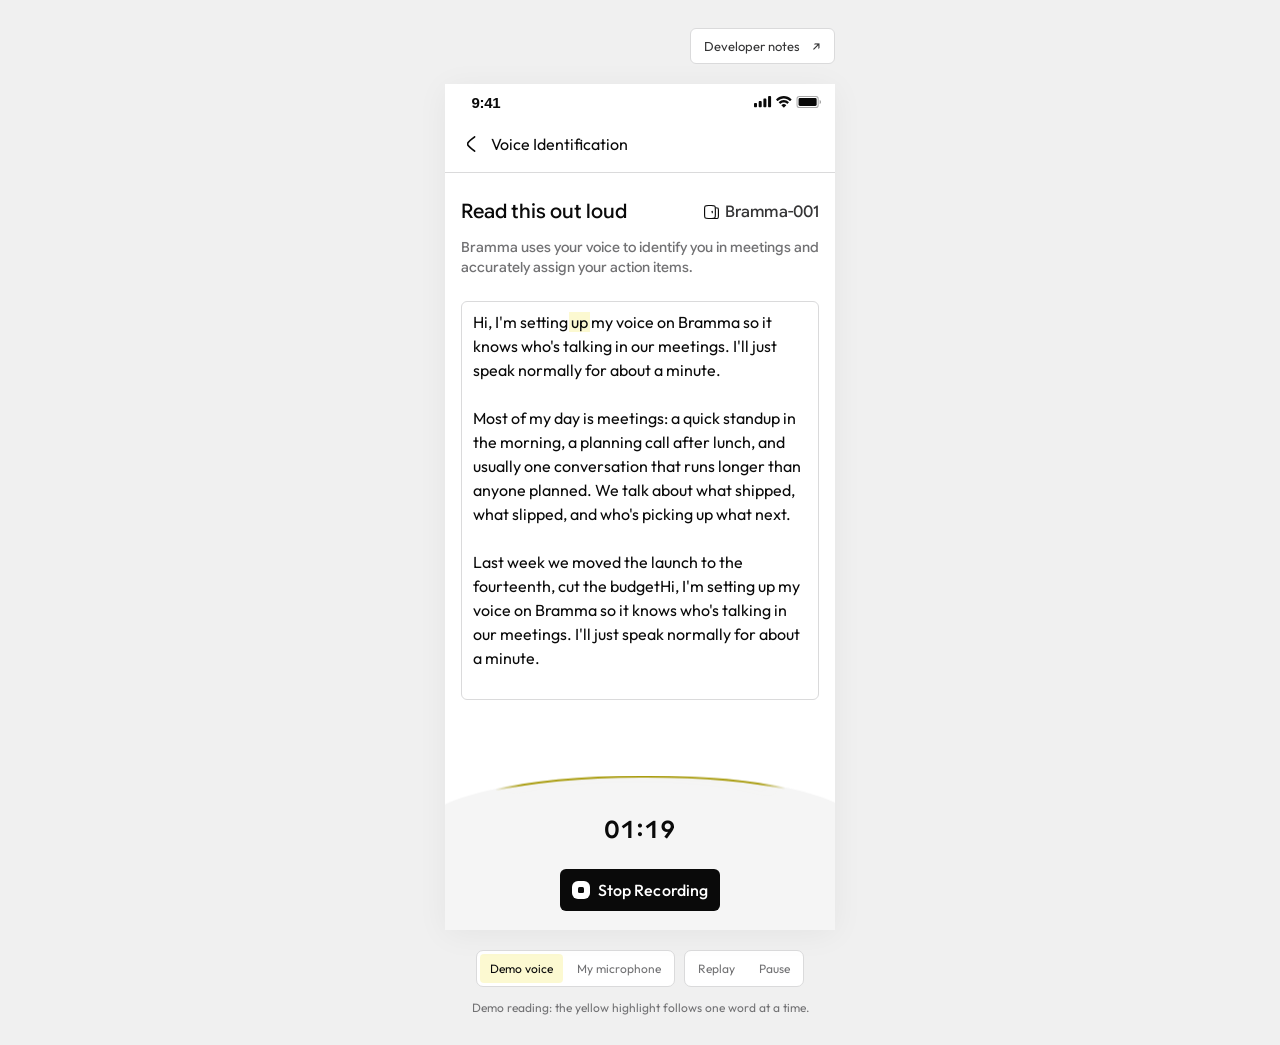
<file: index.html>
<!doctype html>
<html lang="en">
<head>
<meta charset="utf-8"><meta name="viewport" content="width=device-width,initial-scale=1">
<title>Bramma · Voice motion demo</title>
<link rel="stylesheet" href="style.css">
</head>
<body>
<main class="studio">
  <div class="notes-bar"><button id="openNotes" class="notes-button" aria-haspopup="dialog">Developer notes <span aria-hidden="true">↗</span></button></div>
  <aside class="direction" aria-label="Demo controls">
    <div class="controls">
      <div class="segmented"><button id="demo" class="selected">Demo voice</button><button id="mic" title="Speech recognition may use the browser's online service">My microphone</button></div>
      <div class="transport"><button id="replay">Replay</button><button id="pause">Pause</button></div>
      <p id="inputNote">Demo reading: the yellow highlight follows one word at a time.</p>
    </div>
  </aside>
  <section class="preview" aria-label="Mobile animation preview">
    <div class="phone-wrap"><div class="phone">
      <div class="status"><b>9:41</b><img src="assets/status.svg" alt="Signal, Wi-Fi and battery"></div>
      <header><button class="back" aria-label="Restart preview"><img src="assets/back.svg" alt=""></button><span>Voice Identification</span></header>
      <div class="content"><div class="heading"><h2>Read this out loud</h2><span><img src="assets/room.svg" alt=""> Bramma-001</span></div>
        <p class="description">Bramma uses your voice to identify you in meetings and accurately assign your action items.</p>
        <div class="script" id="script"><p>Hi, I'm setting up my voice on Bramma so it knows who's talking in our meetings. I'll just speak normally for about a minute.</p><p>Most of my day is meetings: a quick standup in the morning, a planning call after lunch, and usually one conversation that runs longer than anyone planned. We talk about what shipped, what slipped, and who's picking up what next.</p><p>Last week we moved the launch to the fourteenth, cut the budgetHi, I'm setting up my voice on Bramma so it knows who's talking in our meetings. I'll just speak normally for about a minute.</p><p>Most of my day is meetings: a quick standup in the morning, a planning call after lunch, and usually one conversation that runs longer than anyone planned. We talk about what shipped, what slipped, and who's picking up what next.</p></div>
      </div>
      <div class="recording-surface" aria-hidden="true"><img class="curve base" src="assets/base.svg" alt=""><img class="curve glow" src="assets/glow.svg" alt=""><img class="curve edge" src="assets/edge-long.svg" alt=""></div>
      <div class="recording-controls"><div class="listen-label" id="listenLabel">Ready when you are</div><div id="timer">01:20</div><button id="record"><span class="stop-icon"><img src="assets/stop.svg" alt=""></span><span id="recordText">Start Recording</span></button></div>
      <div class="success" id="success"><div class="check">✓</div><h2>Your voice is ready</h2><p>Bramma can now recognize you<br>in your meetings.</p><button id="again">Replay demo</button><small>Demo completion</small></div>
    </div></div>
    <div class="preview-caption"><span class="live-dot"></span><span id="caption">READY · GENTLE BREATH</span><span>390 × 846</span></div>
  </section>
</main>
<dialog id="developerNotes" class="notes-dialog" aria-labelledby="notesTitle">
  <div class="notes-header"><div><p class="notes-kicker">BRAMMA / ANIMATION HANDOFF</p><h2 id="notesTitle">Developer notes</h2></div><button id="closeNotes" class="notes-close" aria-label="Close developer notes">&times;</button></div>
  <div class="notes-body">
    <p class="notes-intro">A thin gradient that listens: short during silence, longer during speech. The curve moves with a subtle drift.</p>
    <h3>Gradient length</h3>
    <ul><li>Keep the gradient centered and preserve its original stroke thickness.</li><li>Expand to a maximum of <strong>75% of the visible curve</strong>, leaving 12.5% clear at each side.</li><li>Use voice energy and sustained speech activity to control length. Speech activity is an audio-density cue, not measured words per minute.</li><li>Use a horizontal CSS mask with 6% fading tails. Change its length only; add no stroke dilation, blur, or dynamic glow.</li></ul>
    <h3>Motion and timing</h3>
    <div class="notes-values"><div><span>Audio smoothing</span><strong>120 ms rise / 380 ms release</strong></div><div><span>Gradient smoothing</span><strong>240 ms expand / 420 ms contract</strong></div><div><span>Curve drift</span><strong>Up to 1.8 px / 550 ms smoothing</strong></div><div><span>Idle breath</span><strong>0.35 px / 7.2 second cycle</strong></div></div>
    <p>Use <code>value += (target - value) * (1 - exp(-dt / tau))</code>, with dt and tau in seconds. This keeps motion consistent across frame rates and avoids overshoot. Translate all curve layers together; keep the timer and button still. Preserve the breathing phase between states.</p>
    <h3>Word highlighting</h3>
    <p>Highlight one word at a time with <code>#F8EF8D</code> at 40% opacity. Switch the highlight without a fade and scroll the paragraph internally to keep the current word visible. Pause freezes the reading position; Replay returns to the first word.</p>
    <h3>States and accessibility</h3>
    <p>Ready → Listening → Processing → Complete. Settle gently when speech stops. Respect reduced motion by keeping the curve and gradient length still, while preserving word highlighting and the timer.</p>
    <h3>Implementation files</h3>
    <p><a href="code.html#app.js" target="_blank" rel="noopener"><code>app.js</code></a> contains the audio analysis, smoothing and state logic. <a href="code.html#style.css" target="_blank" rel="noopener"><code>style.css</code></a> contains the gradient mask. <a href="code.html#assets/edge-long.svg" target="_blank" rel="noopener"><code>assets/edge-long.svg</code></a> preserves the original edge geometry with a gold source; the CSS mask supplies its animated gradient.</p>
    <h3>Demo and production</h3>
    <p>Demo voice uses scripted word timings. Microphone mode uses local audio levels and browser speech recognition where available; recognition may use the browser provider’s online service. Voice profile creation and completion are simulated. Connect real completion, retry and error states to your backend.</p>
  </div>
  <div class="notes-footer"><a href="MOTION.md" download>Download full handoff (.md)</a><button id="doneNotes">Done</button></div>
</dialog>
<script src="app.js"></script>
<script src="notes.js"></script>
</body></html>
</file>
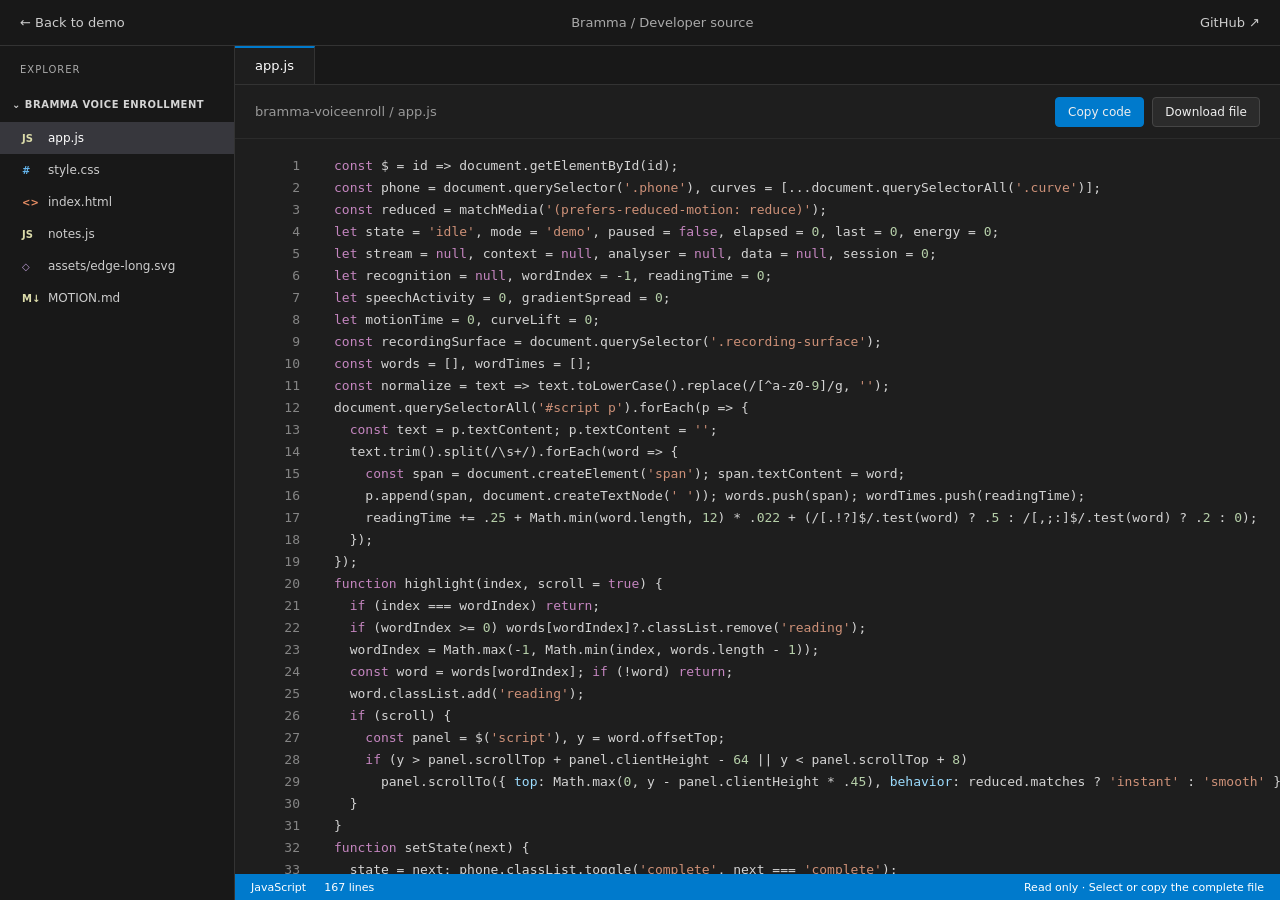
<file: code.html>
<!doctype html>
<html lang="en">
<head><meta charset="utf-8"><meta name="viewport" content="width=device-width,initial-scale=1"><title>Bramma · Source viewer</title><link rel="stylesheet" href="code-viewer.css"></head>
<body>
<header class="titlebar"><a href="index.html">← Back to demo</a><span>Bramma / Developer source</span><a href="https://github.com/Chebrolu-Tejopriya/bramma-voiceenroll" target="_blank" rel="noopener">GitHub ↗</a></header>
<main class="editor">
  <aside class="explorer"><h2>EXPLORER</h2><p>⌄ BRAMMA VOICE ENROLLMENT</p><nav id="fileList" aria-label="Source files"></nav></aside>
  <section class="workspace" aria-label="Code viewer">
    <div class="tabs" id="fileTabs" aria-label="Open file"></div>
    <div class="toolbar"><span id="breadcrumb"></span><div><button id="copyCode">Copy code</button><button id="downloadCode">Download file</button></div></div>
    <p id="fileError" hidden></p>
    <div class="code-scroll" tabindex="0" aria-label="Scrollable source code"><pre id="codeContent"></pre></div>
    <footer class="statusbar"><span id="languageLabel"></span><span id="lineCount"></span><span id="copyStatus" role="status" aria-live="polite">Read only · Select or copy the complete file</span></footer>
  </section>
</main>
<script src="code-files.js"></script><script src="code-viewer.js"></script>
</body></html>
</file>
<file: style.css>
@font-face {
  font-family: Outfit;
  src: url('assets/outfit-400.ttf');
  font-weight: 400;
  font-display: swap;
}
@font-face {
  font-family: Outfit;
  src: url('assets/outfit-500.ttf');
  font-weight: 500;
  font-display: swap;
}
@font-face {
  font-family: Outfit;
  src: url('assets/outfit-600.ttf');
  font-weight: 600;
  font-display: swap;
}
@font-face {
  font-family: 'Google Sans Flex';
  src: url('assets/google-400.ttf');
  font-weight: 400;
  font-display: swap;
}
@font-face {
  font-family: 'Google Sans Flex';
  src: url('assets/google-500.ttf');
  font-weight: 500;
  font-display: swap;
}
@font-face {
  font-family: 'Google Sans Flex';
  src: url('assets/google-600.ttf');
  font-weight: 600;
  font-display: swap;
}
.notes-bar {
  width: 100%;
  max-width: 390px;
  display: flex;
  justify-content: flex-end;
}
.notes-button {
  display: flex;
  align-items: center;
  gap: 12px;
  background: white;
  border: 1px solid #dadadb;
  border-radius: 6px;
  padding: 9px 13px;
  font-size: 13px;
  color: #353536;
}
.notes-dialog {
  width: min(640px, calc(100% - 32px));
  max-height: calc(100dvh - 48px);
  padding: 0;
  border: 1px solid #dadadb;
  border-radius: 12px;
  color: #0a0a0a;
  background: #fff;
  font-family: Outfit, Arial, sans-serif;
  overflow: auto;
  box-shadow: 0 24px 80px #0002;
}
.notes-dialog::backdrop {
  background: rgba(20, 22, 17, 0.4);
  backdrop-filter: blur(4px);
}
.notes-header {
  display: flex;
  justify-content: space-between;
  align-items: center;
  padding: 24px 26px 18px;
  border-bottom: 1px solid #ededed;
}
.notes-kicker {
  font-size: 10px;
  letter-spacing: 1.4px;
  color: #727274;
  margin: 0 0 8px;
}
.notes-header h2 {
  font:
    500 24px 'Google Sans Flex',
    Arial,
    sans-serif;
  margin: 0;
}
.notes-close {
  border: 0;
  background: #f5f5f5;
  border-radius: 50%;
  width: 32px;
  height: 32px;
  font-size: 24px;
  color: #727274;
}
.notes-body {
  padding: 6px 26px 24px;
  font-size: 14px;
  line-height: 1.65;
  color: #353536;
}
.notes-intro {
  font-size: 16px;
  color: #0a0a0a;
}
.notes-body h3 {
  font-size: 15px;
  font-weight: 500;
  color: #0a0a0a;
  margin: 24px 0 8px;
}
.notes-body ul {
  padding-left: 20px;
  margin: 8px 0;
}
.notes-body li {
  margin: 6px 0;
}
.notes-body code {
  font-size: 12px;
  background: #f5f5f5;
  padding: 2px 4px;
  border-radius: 3px;
  overflow-wrap: anywhere;
}
.notes-values {
  background: #faf9ed;
  border: 1px solid #eeecd3;
  border-radius: 6px;
  padding: 4px 12px;
}
.notes-values div {
  display: flex;
  justify-content: space-between;
  gap: 16px;
  padding: 9px 0;
  border-bottom: 1px solid #eeecd3;
  font-size: 12px;
}
.notes-values div:last-child {
  border-bottom: 0;
}
.notes-values strong {
  font-weight: 500;
  text-align: right;
}
.notes-footer {
  padding: 16px 26px;
  border-top: 1px solid #ededed;
  display: flex;
  align-items: center;
  justify-content: space-between;
  gap: 16px;
}
.notes-footer a {
  color: #656016;
  font-size: 13px;
  text-underline-offset: 3px;
}
.notes-footer button {
  border: 0;
  background: #0a0a0a;
  color: white;
  padding: 8px 18px;
  border-radius: 6px;
  font-size: 14px;
}
@media (max-width: 421px) {
  .notes-bar {
    padding: 12px 16px 0;
  }
  .notes-header,
  .notes-footer {
    padding-left: 18px;
    padding-right: 18px;
  }
  .notes-body {
    padding-left: 18px;
    padding-right: 18px;
  }
  .notes-values div {
    flex-direction: column;
    gap: 2px;
  }
  .notes-values strong {
    text-align: left;
  }
}
.recording-surface {
  --voice-energy: 0;
  --voice-center: 50%;
  --voice-width: 8%;
  --voice-core: 2%;
}
.curve.edge,
.curve.glow {
  mask-image: linear-gradient(
    90deg,
    transparent calc(var(--voice-center) - var(--voice-width)),
    #000 calc(var(--voice-center) - var(--voice-core)),
    #000 calc(var(--voice-center) + var(--voice-core)),
    transparent calc(var(--voice-center) + var(--voice-width))
  );
  -webkit-mask-image: linear-gradient(
    90deg,
    transparent calc(var(--voice-center) - var(--voice-width)),
    #000 calc(var(--voice-center) - var(--voice-core)),
    #000 calc(var(--voice-center) + var(--voice-core)),
    transparent calc(var(--voice-center) + var(--voice-width))
  );
}
.curve.edge {
  filter: none;
}
.curve.glow {
  opacity: 0.08;
  filter: none;
}
* {
  box-sizing: border-box;
}
body {
  margin: 0;
  background: #f0f0f0;
  color: #0a0a0a;
  font-family: Outfit, Arial, sans-serif;
}
button {
  font: inherit;
  cursor: pointer;
}
button:focus-visible,
a:focus-visible {
  outline: 2px solid #969434;
  outline-offset: 4px;
}
.studio {
  min-height: 100vh;
  display: flex;
  flex-direction: column;
  align-items: center;
  gap: 20px;
  padding: 28px 16px;
}
.direction {
  order: 2;
  text-align: center;
  max-width: 390px;
  width: 100%;
}
.direction h1,
.direction .eyebrow,
.direction .intro,
.direction .label,
.direction .states,
.direction details,
.direction .source {
  display: none;
}
.controls {
  margin: 0;
}
.segmented,
.transport {
  display: inline-flex;
  gap: 4px;
  padding: 3px;
  border: 1px solid #dadadb;
  border-radius: 7px;
  background: white;
  margin: 0 3px;
}
.segmented button,
.transport button {
  border: 0;
  background: transparent;
  padding: 7px 10px;
  border-radius: 4px;
  font-size: 12px;
  color: #727274;
}
.segmented .selected {
  color: #0a0a0a;
  background: #f8ef8d66;
}
#inputNote {
  font-size: 12px;
  line-height: 18px;
  color: #727274;
  margin: 12px 8px 0;
}
.preview {
  width: 390px;
}
.phone-wrap {
  width: 390px;
  height: 846px;
  position: relative;
  box-shadow: 0 4px 30px #0000000d;
}
.phone {
  width: 390px;
  height: 846px;
  background: #fff;
  position: relative;
  overflow: hidden;
  font-family: Outfit, Arial, sans-serif;
}
.status {
  height: 36px;
  display: flex;
  align-items: center;
  justify-content: space-between;
  padding: 8px 14px;
  font: 15px Arial;
}
.status b {
  width: 54px;
  text-align: center;
  letter-spacing: -0.3px;
}
.status img {
  width: 66.661px;
  height: 11.333px;
}
header {
  height: 53px;
  padding: 14px 16px 18px;
  display: flex;
  align-items: center;
  gap: 10px;
  border-bottom: 1px solid #dadadb;
  font-size: 16px;
  line-height: 22px;
}
.back {
  border: 0;
  background: none;
  padding: 0;
  display: flex;
  width: 20px;
  height: 20px;
  align-items: center;
  justify-content: center;
}
.back img {
  transform: scaleX(-1);
  width: 8.6px;
  height: 15.5px;
}
.content {
  padding: 24px 16px;
}
.heading {
  display: flex;
  align-items: center;
  justify-content: space-between;
  gap: 6px;
  font-family: 'Google Sans Flex', Arial, sans-serif;
}
.heading h2 {
  font-size: 20px;
  font-weight: 500;
  line-height: 30px;
  margin: 0;
}
.heading > span {
  display: flex;
  align-items: center;
  gap: 6px;
  color: #353536;
  font-size: 16px;
  font-weight: 500;
  letter-spacing: 0.1px;
}
.heading img {
  width: 14.6px;
  height: 14.6px;
}
.description {
  font-family: 'Google Sans Flex', Arial, sans-serif;
  font-size: 14px;
  font-weight: 500;
  color: #727274;
  line-height: 20px;
  margin: 10px 0 24px;
}
.script {
  height: 399px;
  border: 1px solid #dadadb;
  border-radius: 6px;
  padding: 8px 11px;
  font-size: 16px;
  line-height: 24px;
  overflow: hidden;
  position: relative;
  scrollbar-width: none;
  overflow-anchor: none;
}
.script p {
  margin: 0 0 24px;
}
.script span {
  box-decoration-break: clone;
  -webkit-box-decoration-break: clone;
}
.script span.reading {
  background: rgba(248, 239, 141, 0.4);
  box-shadow:
    2px 0 rgba(248, 239, 141, 0.4),
    -2px 0 rgba(248, 239, 141, 0.4);
}
.recording-surface {
  position: absolute;
  inset: 0;
  pointer-events: none;
}
.curve {
  position: absolute;
  left: -25px;
  top: 693px;
  width: 441px;
  transform-origin: 50% 153px;
  will-change: transform;
}
.base {
  height: 165.167px;
}
.glow {
  height: 153px;
}
.edge {
  height: 55.76px;
}
.recording-controls {
  position: absolute;
  left: 16px;
  top: 731px;
  width: 358px;
  text-align: center;
}
.listen-label {
  display: none;
}
#timer {
  font-family: 'Google Sans Flex', Arial, sans-serif;
  font-size: 24px;
  line-height: 30px;
  font-weight: 600;
  font-variant-numeric: tabular-nums;
  margin: 0 0 24px;
}
#record,
#again {
  border: 0;
  border-radius: 6px;
  background: #0a0a0a;
  color: white;
  padding: 8px 12px;
  display: inline-flex;
  align-items: center;
  justify-content: center;
  gap: 8px;
  line-height: 26px;
  font-size: 16px;
  font-weight: 500;
  letter-spacing: 0.1px;
}
.stop-icon {
  width: 18px;
  height: 18px;
  background: white;
  border-radius: 6px;
  display: flex;
  align-items: center;
  justify-content: center;
}
.stop-icon img {
  width: 6.353px;
  height: 6.353px;
}
.success {
  position: absolute;
  inset: 89px 0 0;
  background: white;
  display: flex;
  flex-direction: column;
  align-items: center;
  justify-content: center;
  opacity: 0;
  visibility: hidden;
  pointer-events: none;
  transform: translateY(16px);
  transition:
    opacity 0.5s,
    transform 0.65s,
    visibility 0.5s;
}
.phone.complete .success {
  opacity: 1;
  visibility: visible;
  transform: translateY(0);
  pointer-events: auto;
}
.check {
  width: 80px;
  height: 80px;
  background: #f8ef8d66;
  border-radius: 50%;
  display: grid;
  place-items: center;
  font-size: 34px;
}
.success h2 {
  font-family: 'Google Sans Flex', Arial, sans-serif;
  font-size: 24px;
  margin: 26px 0 8px;
}
.success p {
  font-size: 15px;
  color: #727274;
  text-align: center;
  line-height: 23px;
  margin: 0 0 30px;
}
.success small {
  color: #999;
  font-size: 11px;
  margin-top: 18px;
}
.preview-caption {
  display: none;
}
@media (max-width: 421px) {
  body {
    background: white;
  }
  .studio {
    padding: 0 0 16px;
    gap: 16px;
  }
  .preview,
  .phone-wrap {
    width: 100%;
    height: 846px;
  }
  .phone {
    width: 100%;
  }
  .curve {
    left: calc(50% - 220.5px);
  }
  .recording-controls {
    width: calc(100% - 32px);
  }
  .phone-wrap {
    box-shadow: none;
  }
  .heading {
    flex-wrap: wrap;
  }
  .direction {
    padding: 0 12px;
  }
}
@media (prefers-reduced-motion: reduce) {
  * {
    transition: none !important;
    scroll-behavior: auto !important;
  }
  .curve {
    will-change: auto;
  }
}
</file>
<file: code-viewer.css>
*{box-sizing:border-box}html,body{height:100%;margin:0}body{background:#1e1e1e;color:#d4d4d4;font:13px system-ui,sans-serif}.titlebar{height:46px;display:flex;align-items:center;justify-content:space-between;gap:16px;padding:0 20px;background:#181818;border-bottom:1px solid #333}.titlebar span{color:#aaa}.titlebar a{color:#ccc;text-decoration:none}.titlebar a:hover{color:#fff}.editor{display:flex;height:calc(100dvh - 46px)}.explorer{width:235px;flex-shrink:0;background:#181818;border-right:1px solid #333;padding:18px 0}.explorer h2{font-size:10px;font-weight:500;letter-spacing:1px;margin:0 20px 24px;color:#aaa}.explorer p{font-size:10px;font-weight:600;letter-spacing:.5px;margin:0 12px 12px}.explorer nav{display:flex;flex-direction:column}.explorer button{background:none;border:0;color:#ccc;text-align:left;padding:9px 22px;cursor:pointer;font:12px system-ui}.explorer button:hover{background:#242424}.explorer button.active{background:#37373d;color:#fff}.file-icon{display:inline-block;width:26px;font-size:10px;font-weight:600;color:#dcdcaa}.file-icon.css{color:#65b5ec}.file-icon.html{color:#e78d64}.file-icon.svg{color:#c3a3dd}.workspace{display:flex;flex-direction:column;min-width:0;flex:1}.tabs{display:flex;background:#181818;border-bottom:1px solid #333;min-height:39px;overflow:auto}.tab{padding:10px 20px;background:#1e1e1e;border-right:1px solid #333;border-top:2px solid #007acc;color:#fff;white-space:nowrap}.toolbar{display:flex;align-items:center;justify-content:space-between;gap:12px;padding:10px 20px;border-bottom:1px solid #2b2b2b;color:#999;min-height:54px}.toolbar>div{display:flex;gap:8px}.toolbar button{border:1px solid #454545;border-radius:4px;background:#2b2b2b;color:#eee;font:12px system-ui;padding:7px 12px;cursor:pointer}.toolbar button:first-child{background:#007acc;border-color:#007acc}.toolbar button:hover{filter:brightness(1.18)}.code-scroll{flex:1;min-height:0;overflow:auto;padding:16px 0 24px;tab-size:2}.code-scroll pre{font:13px/22px Consolas,'Cascadia Code',Menlo,monospace;margin:0;min-width:max-content;counter-reset:line}.code-line{display:block;counter-increment:line;white-space:pre;padding-right:28px;min-height:22px}.code-line::before{content:counter(line);display:inline-block;width:65px;text-align:right;padding-right:22px;margin-right:12px;color:#858585;user-select:none;position:sticky;left:0;background:#1e1e1e}.code-line:hover{background:#242424}.code-line:hover::before{background:#242424}.token-comment{color:#6a9955}.token-string{color:#ce9178}.token-keyword{color:#c586c0}.token-number{color:#b5cea8}.token-property{color:#9cdcfe}.token-tag{color:#569cd6}.statusbar{min-height:26px;background:#007acc;color:white;display:flex;align-items:center;gap:18px;padding:5px 16px;font-size:11px}.statusbar span:last-child{margin-left:auto}.toolbar button:focus-visible,.titlebar a:focus-visible,.explorer button:focus-visible,.code-scroll:focus-visible{outline:2px solid #75beff;outline-offset:-2px}#fileError{margin:16px 20px;color:#f48771}@media(max-width:700px){.explorer{width:100%;padding:8px 0;border-right:0;border-bottom:1px solid #333}.explorer h2,.explorer p{display:none}.explorer nav{flex-direction:row;overflow:auto}.explorer button{white-space:nowrap;padding:10px 14px}.editor{flex-direction:column}.workspace{min-height:0}.titlebar{padding:0 12px}.titlebar>span{display:none}.toolbar{padding:10px 12px;flex-wrap:wrap}.code-scroll pre{font-size:12px}.statusbar span:last-child{max-width:180px;text-align:right}.code-line::before{width:46px;margin-right:4px;padding-right:12px}}
</file>
